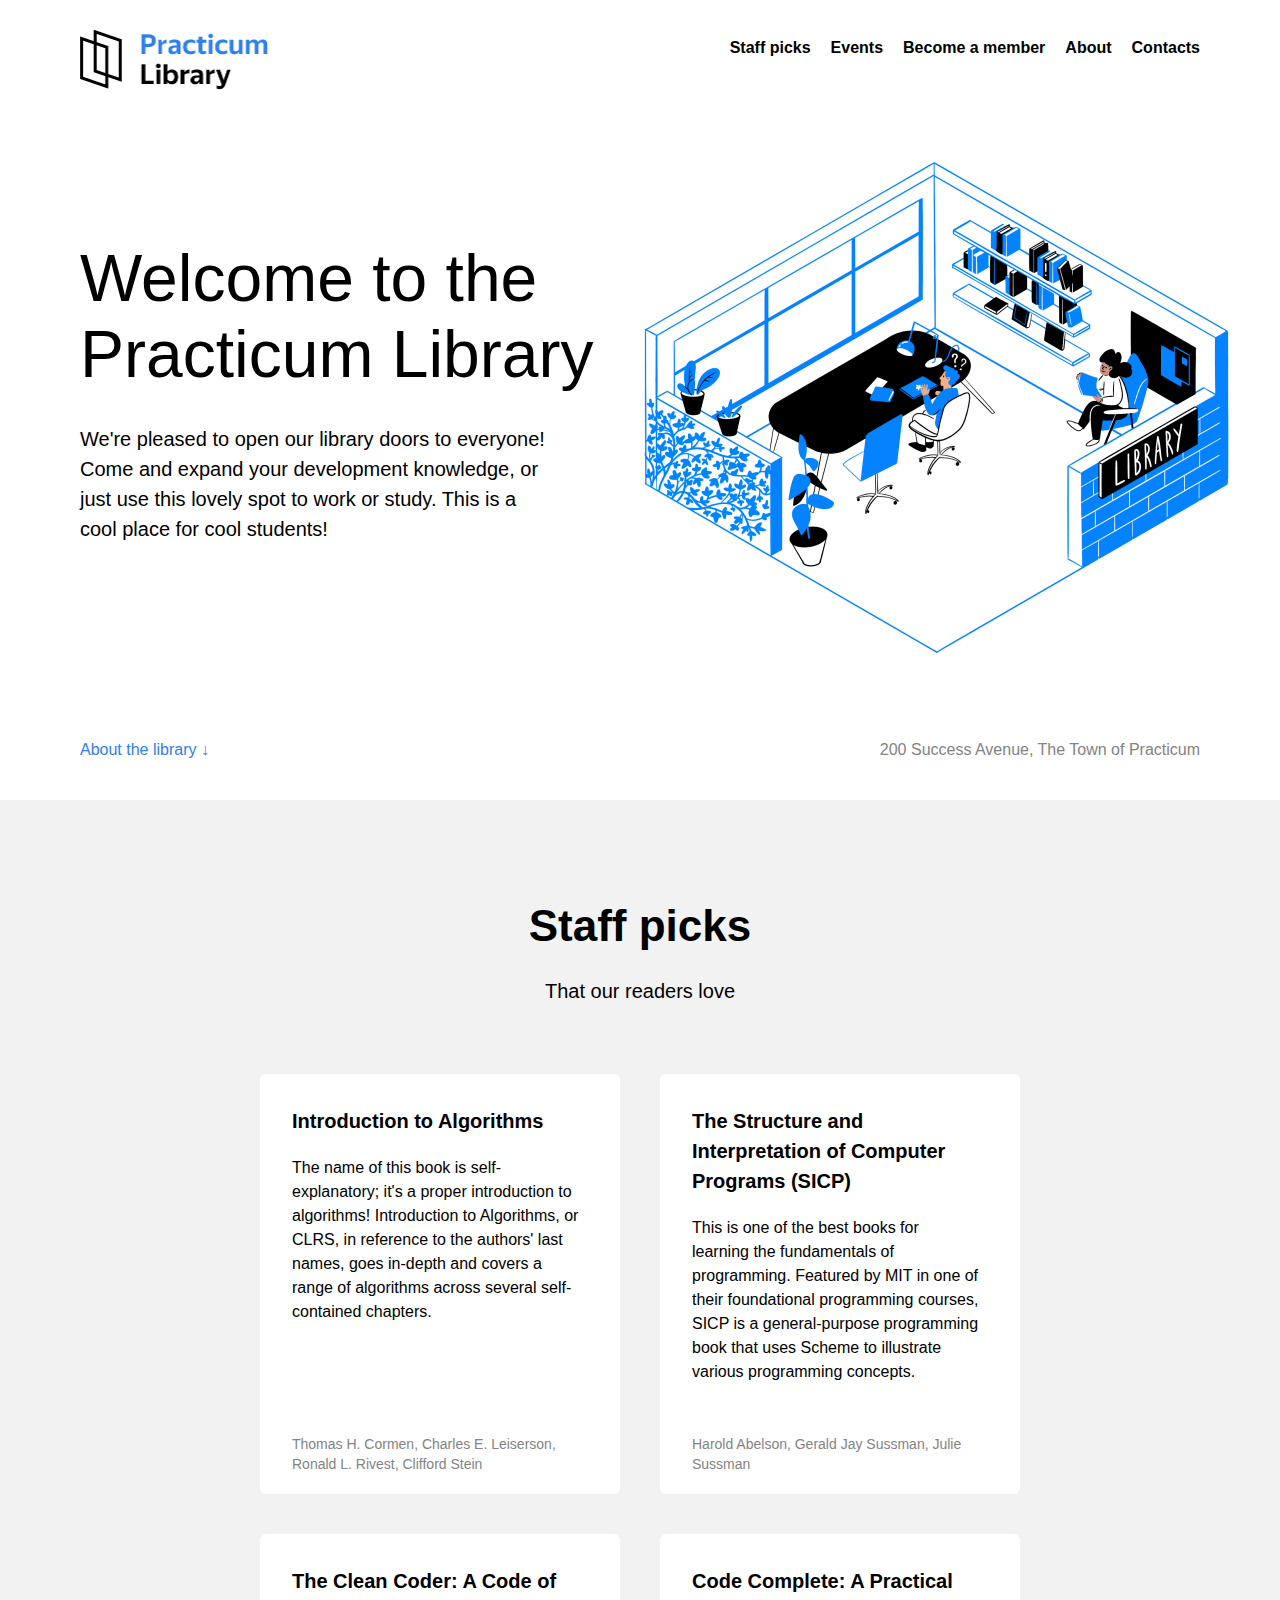
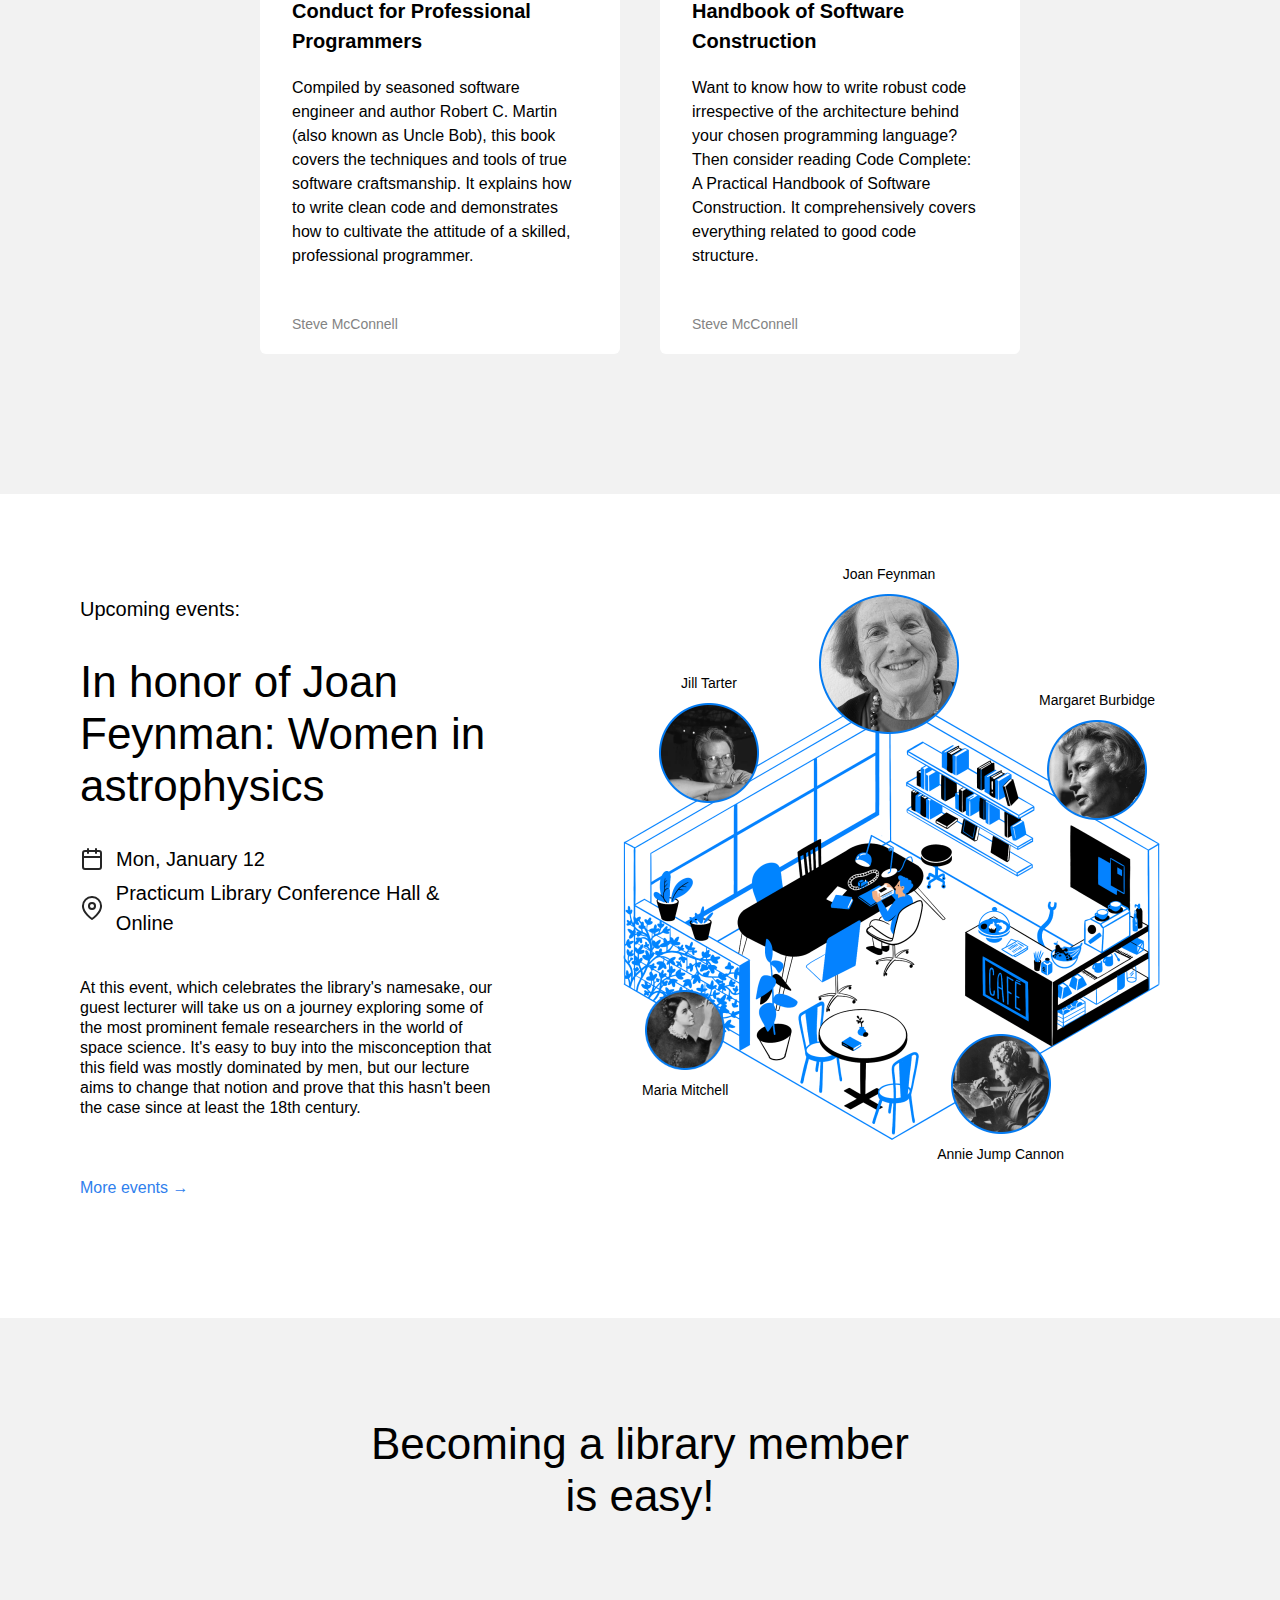
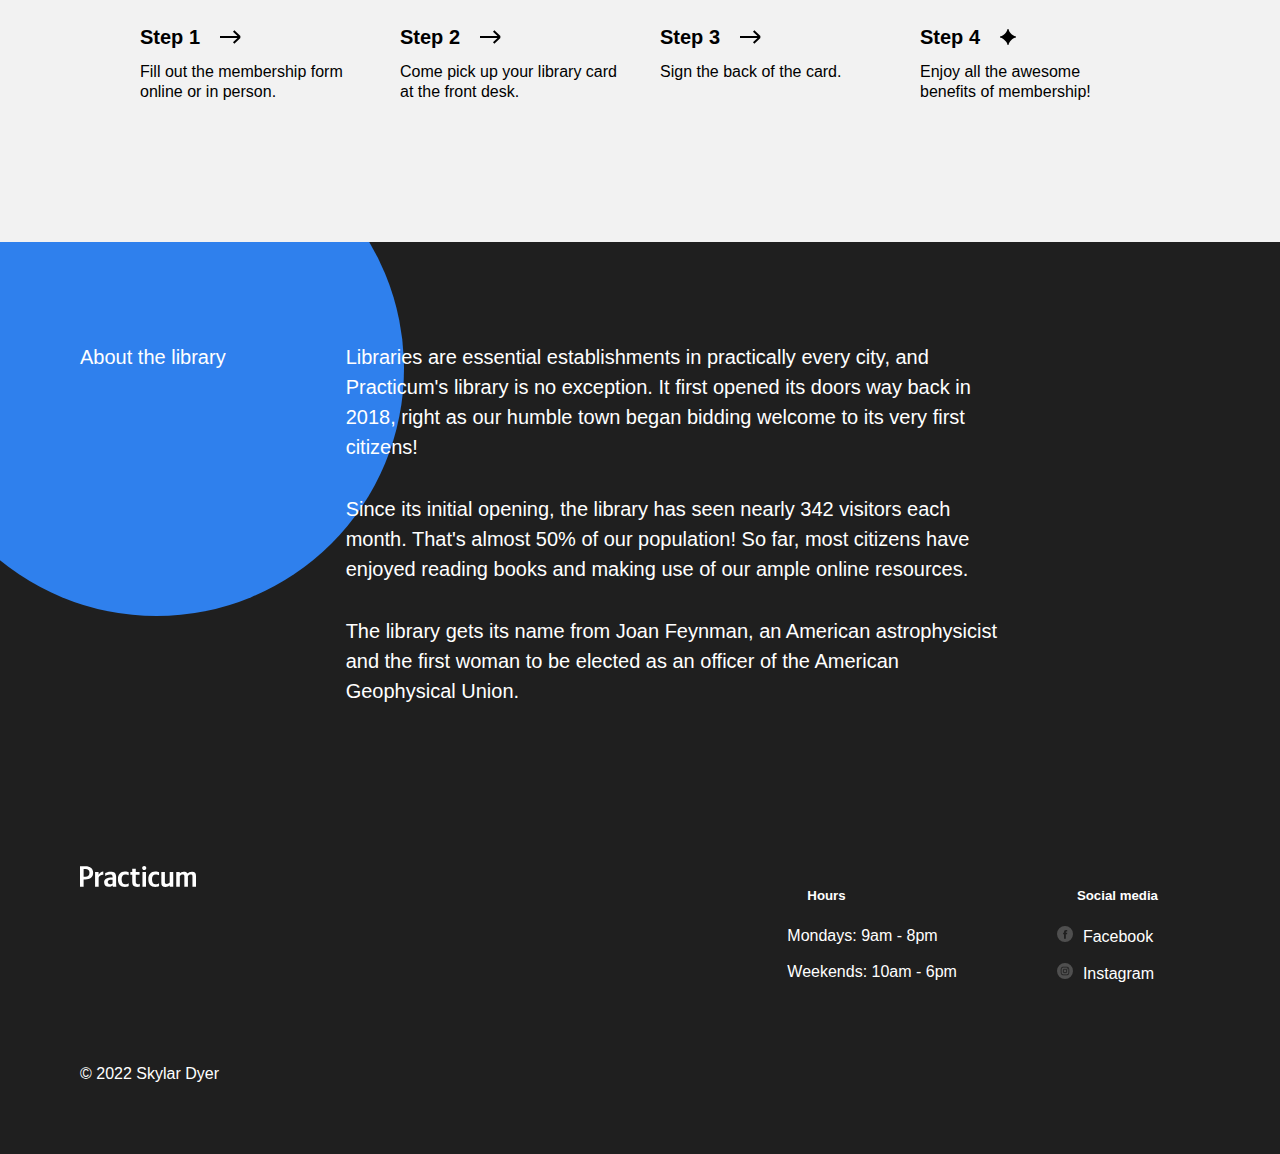
<file: index.html>
<!DOCTYPE html>
<html lang="en">
  <head>
    <meta charset="UTF-8" />
    <meta name="viewport" content="width=device-width, initial-scale=1.0" />
    <title>Practicum Library</title>
    <link rel="stylesheet" href="./styles/normalize.css" />
    <link rel="stylesheet" href="./styles/style.css" />
  </head>

  <body>
    <div class="page">
      <header class="header">
        <nav class="nav">
          <img
            src="./images/logo.png"
            alt="Practicum Library Logo"
            class="logo"
          />
          <ul class="nav__links">
            <li>
              <a class="nav__link" href="#staff-picks">Staff picks</a>
            </li>
            <li>
              <a class="nav__link" href="#events">Events</a>
            </li>
            <li>
              <a class="nav__link" href="#member">Become a member</a>
            </li>
            <li>
              <a class="nav__link" href="#about">About</a>
            </li>
            <li>
              <a class="nav__link" href="#contacts">Contacts</a>
            </li>
          </ul>
        </nav>
        <h1 class="header__title">Welcome to the Practicum Library</h1>
        <p class="header__description">
          We're pleased to open our library doors to everyone! Come and expand
          your development knowledge, or just use this lovely spot to work or
          study. This is a cool place for cool students!
        </p>
        <img
          src="./images/inside_the_library.png"
          alt="Illustration 'Inside the library'"
          class="header__image"
        />
        <div class="header__footer">
          <a class="header__link" href="#about">About the library &darr;</a>
          <p class="header__address">
            200 Success Avenue, The Town of Practicum
          </p>
        </div>
      </header>

      <main class="content">
        <section class="staff" id="staff-picks">
          <h2 class="staff__title">Staff picks</h2>
          <p class="staff__subtitle">That our readers love</p>
          <ul class="staff__cards">
            <li class="card">
              <div class="card__content">
                <h3 class="card__title">Introduction to Algorithms</h3>
                <p class="card__text">
                  The name of this book is self-explanatory; it's a proper
                  introduction to algorithms! Introduction to Algorithms, or
                  CLRS, in reference to the authors' last names, goes in-depth
                  and covers a range of algorithms across several self-contained
                  chapters.
                </p>
                <p class="card__footer">
                  Thomas H. Cormen, Charles E. Leiserson, Ronald L. Rivest,
                  Clifford Stein
                </p>
              </div>
            </li>

            <li class="card">
              <div class="card__content">
                <h3 class="card__title">
                  The Structure and Interpretation of Computer Programs (SICP)
                </h3>
                <p class="card__text">
                  This is one of the best books for learning the fundamentals of
                  programming. Featured by MIT in one of their foundational
                  programming courses, SICP is a general-purpose programming
                  book that uses Scheme to illustrate various programming
                  concepts.
                </p>
                <p class="card__footer">
                  Harold Abelson, Gerald Jay Sussman, Julie Sussman
                </p>
              </div>
            </li>

            <li class="card">
              <div class="card__content">
                <h3 class="card__title">
                  The Clean Coder: A Code of Conduct for Professional
                  Programmers
                </h3>
                <p class="card__text">
                  Compiled by seasoned software engineer and author Robert C.
                  Martin (also known as Uncle Bob), this book covers the
                  techniques and tools of true software craftsmanship. It
                  explains how to write clean code and demonstrates how to
                  cultivate the attitude of a skilled, professional programmer.
                </p>
                <p class="card__footer">Steve McConnell</p>
              </div>
            </li>

            <li class="card">
              <div class="card__content">
                <h3 class="card__title">
                  Code Complete: A Practical Handbook of Software Construction
                </h3>
                <p class="card__text">
                  Want to know how to write robust code irrespective of the
                  architecture behind your chosen programming language? Then
                  consider reading Code Complete: A Practical Handbook of
                  Software Construction. It comprehensively covers everything
                  related to good code structure.
                </p>
                <p class="card__footer">Steve McConnell</p>
              </div>
            </li>
          </ul>
        </section>

        <section class="events" id="events">
          <div class="events__content">
            <h2 class="events__heading">Upcoming events:</h2>
            <h3 class="events__title">
              In honor of Joan Feynman: Women in astrophysics
            </h3>
            <div class="event-info events__info-section">
              <div class="event-info__item">
                <div
                  class="event-info__icon event-info__icon_type_calendar"
                ></div>
                <p class="event-info__text">Mon, January 12</p>
              </div>
              <div class="event-info__item">
                <div class="event-info__icon event-info__icon_type_pin"></div>
                <p class="event-info__text">
                  Practicum Library Conference Hall & Online
                </p>
              </div>
            </div>
            <p class="events__description">
              At this event, which celebrates the library's namesake, our guest
              lecturer will take us on a journey exploring some of the most
              prominent female researchers in the world of space science. It's
              easy to buy into the misconception that this field was mostly
              dominated by men, but our lecture aims to change that notion and
              prove that this hasn't been the case since at least the 18th
              century.
            </p>
            <a href="#" class="events__more">More events &rarr;</a>
          </div>
          <div class="events__cover">
            <img src="images/cafe.png" alt="cafe" class="events__image" />
            <div class="person person_name_feynman">
              <p class="person__caption">Joan Feynman</p>
              <img
                src="images/person_feynman.png"
                alt="feynman_img"
                class="person__image person__image_size_l"
              />
            </div>
            <div class="person person_name_burbidge">
              <p class="person__caption">Margaret Burbidge</p>
              <img
                src="images/person_burbidge.png"
                alt="burbidge_img"
                class="person__image person__image_size_m"
              />
            </div>
            <div class="person person_name_cannon">
              <img
                src="images/person_cannon.png"
                alt="cannon_img"
                class="person__image person__image_size_m"
              />
              <p class="person__caption">Annie Jump Cannon</p>
            </div>
            <div class="person person_name_mitchell">
              <img
                src="images/person_mitchell.png"
                alt="mitchell_img"
                class="person__image person__image_size_s"
              />
              <p class="person__caption">Maria Mitchell</p>
            </div>
            <div class="person person_name_tarter">
              <p class="person__caption">Jill Tarter</p>
              <img
                src="images/person_tarter.png"
                alt="tarter_img"
                class="person__image person__image_size_m"
              />
            </div>
          </div>
        </section>

        <section class="membership" id="member">
          <h2 class="membership__title">Becoming a library member is easy!</h2>
          <ul class="membership__steps">
            <li class="step">
              <h3 class="step__title">
                Step 1
                <img
                  src="./images/icon_step_forward.svg"
                  alt="icon forward"
                  class="step__icon"
                />
              </h3>
              <p class="step__description">
                Fill out the membership form online or in person.
              </p>
            </li>
            <li class="step">
              <h3 class="step__title">
                Step 2
                <img
                  src="./images/icon_step_forward.svg"
                  alt="icon forward"
                  class="step__icon"
                />
              </h3>
              <p class="step__description">
                Come pick up your library card at the front desk.
              </p>
            </li>
            <li class="step">
              <h3 class="step__title">
                Step 3
                <img
                  src="./images/icon_step_forward.svg"
                  alt="icon forward"
                  class="step__icon"
                />
              </h3>
              <p class="step__description">Sign the back of the card.</p>
            </li>
            <li class="step">
              <h3 class="step__title">
                Step 4
                <img
                  src="./images/icon_step_finish.svg"
                  alt="icon finish"
                  class="step__icon"
                />
              </h3>
              <p class="step__description">
                Enjoy all the awesome benefits of membership!
              </p>
            </li>
          </ul>
        </section>
        <section class="about" id="about">
          <h2 class="about__title">About the library</h2>
          <div class="about__content">
            <p class="about__paragraph">
              Libraries are essential establishments in practically every city,
              and Practicum's library is no exception. It first opened its doors
              way back in 2018, right as our humble town began bidding welcome
              to its very first citizens!
            </p>
            <p class="about__paragraph">
              Since its initial opening, the library has seen nearly 342
              visitors each month. That's almost 50% of our population! So far,
              most citizens have enjoyed reading books and making use of our
              ample online resources.
            </p>
            <p class="about__paragraph">
              The library gets its name from Joan Feynman, an American
              astrophysicist and the first woman to be elected as an officer of
              the American Geophysical Union.
            </p>
          </div>
          <div class="about__circle"></div>
        </section>
      </main>
      <footer class="footer" id="contacts">
        <div class="footer__columns">
          <div class="footer__column">
            <img
              class="footer__logo"
              src="images/logo_practicum.svg"
              alt="logo"
            />
          </div>
          <div class="footer__column footer__column_content_hours">
            <h5 class="footer__column-heading">Hours</h5>
            <ul class="footer__list">
              <li class="footer__list-item">Mondays: 9am - 8pm</li>
              <li class="footer__list-item">Weekends: 10am - 6pm</li>
            </ul>
          </div>
          <div class="footer__column footer__column_content_social">
            <h5 class="footer__column-heading">Social media</h5>
            <ul class="footer__list">
              <li class="footer__list-item">
                <a class="footer__column-link" href="#">
                  <img
                    class="footer__social-icon"
                    src="images/facebook_white.svg"
                    alt="Facebook Logo"
                  />Facebook
                </a>
              </li>
              <li class="footer__list-item">
                <a class="footer__column-link" href="#">
                  <img
                    class="footer__social-icon"
                    src="images/instagram_white.svg"
                    alt="Instagram Logo"
                  />Instagram
                </a>
              </li>
            </ul>
          </div>
        </div>
        <p class="footer__copyright">© 2022 Skylar Dyer</p>
      </footer>
    </div>
  </body>
</html>
</file>
<file: styles/style.css>
.page {
  min-width: 1100px;
  max-width: 1600px;
  margin: auto;
  font-family: "Helvetica Neue", Arial, sans-serif;
  font-size: 16px;
  line-height: 20px;
}

.header {
  height: 100vh;
  min-height: 720px;
  max-height: 800px;
  padding-top: 30px;
  padding-left: 80px;
  padding-right: 80px;
  position: relative;
  box-sizing: border-box;
}

.nav {
  display: flex;
  justify-content: space-between;
  align-items: flex-start;
}

.logo {
  width: 196px;
  height: 60px;
}

.nav__links {
  list-style: none;
  padding-left: 0;
  margin-top: 8px;
  display: flex;
  align-items: end;
  column-gap: 20px;
}

.nav__link {
  color: #000000;
  text-decoration: none;
  font-weight: bold;
}

.nav__link:hover {
  color: #1f69c9;
}

.header__title {
  font-size: 66px;
  line-height: 76px;
  font-weight: 500;
  margin: 150px 0 0;
  max-width: 544px;
}

.header__description {
  font-size: 20px;
  line-height: 30px;
  margin: 32px 0 0;
  max-width: 465px;
}

.header__image {
  position: absolute;
  top: 135px;
  right: 20px;
  z-index: 1;
  max-width: 636px;
}

.header__footer {
  position: absolute;
  left: 0;
  bottom: 40px;
  width: 100%;
  display: flex;
  align-items: center;
  padding: 40px 80px 0;
  justify-content: space-between;
  box-sizing: border-box;
}

.header__link {
  color: #2f80ed;
  text-decoration: none;
}

.header__link:hover {
  color: #1f69c9;
}

.header__address {
  margin: 0;
  color: #838383;
}

.staff {
  padding-top: 100px;
  padding-bottom: 140px;
  background-color: #f2f2f2;
}

.staff__title {
  text-align: center;
  font-size: 44px;
  line-height: 52px;
  margin: 0 0 24px;
}

.staff__subtitle {
  text-align: center;
  font-size: 20px;
  line-height: 30px;
  font-weight: 400;
  margin: 24px 0 0;
}

.staff__cards {
  max-width: 760px;
  margin: 68px auto 0;
  padding: 0;
  display: flex;
  justify-content: center;
  flex-wrap: wrap;
  gap: 40px;
  list-style: none;
}

.card {
  background-color: #fff;
  border-radius: 6px;
  padding: 32px 40px 20px 32px;
  box-sizing: border-box;
  width: 360px;
  height: 420px;
}

.card__content {
  width: 100%;
  height: 100%;
  display: flex;
  flex-direction: column;
}

.card__title {
  font-size: 20px;
  line-height: 30px;
  font-weight: 700;
  margin: 0;
}

.card__text {
  margin: 20px 0 0;
  font-size: 16px;
  line-height: 24px;
}

.card__footer {
  margin: 0;
  font-size: 14px;
  line-height: 20px;
  color: #838383;
  margin-top: auto;
}

.events {
  padding: 100px 0 120px 80px;
  display: flex;
  align-items: start;
  justify-content: space-between;
  box-sizing: border-box;
}

.events__content {
  flex-basis: 580px;
}

.events__heading {
  font-size: 20px;
  font-weight: 500;
  line-height: 30px;
  margin: 0;
}

.events__title {
  font-size: 44px;
  font-weight: 500;
  line-height: 52px;
  margin: 32px 0;
}

.events__info-section {
  margin-top: 32px;
}

.event-info__item {
  display: flex;
  align-items: center;
  margin-bottom: 4px;
  font-weight: 500;
}

.event-info__icon {
  background-repeat: no-repeat;
  background-position: center;
  margin-right: 12px;
  width: 24px;
  height: 24px;
}

.event-info__icon_type_calendar {
  background-image: url(../images/icon_calendar.svg);
}

.event-info__icon_type_pin {
  background-image: url(../images/icon_pin.svg);
}

.event-info__text {
  font-size: 20px;
  font-weight: 500;
  line-height: 30px;
  margin: 0;
}

.events__description {
  margin: 40px 0 60px;
}

.events__more {
  margin-top: 60px;
  color: #2f80ed;
  text-decoration: none;
}

.events__more:hover {
  color: #1f69c9;
}

.events__cover {
  flex-grow: 1;
  flex-shrink: 0;
  flex-basis: 780px;
  max-width: 780px;
  position: relative;
}

.events__image {
  max-width: 100%;
}

.person {
  position: absolute;
  display: flex;
  align-items: center;
  flex-direction: column;
  gap: 10px;
}

.person_name_feynman {
  left: 319px;
  top: -30px;
}

.person_name_burbidge {
  top: 96px;
  right: 125px;
}

.person_name_cannon {
  right: 216px;
  bottom: 18px;
}

.person_name_mitchell {
  left: 142px;
  bottom: 82px;
}

.person_name_tarter {
  top: 79px;
  left: 159px;
}

.person__image {
  max-width: 100%;
}

.person__image_size_l {
  width: 140px;
}

.person__image_size_m {
  width: 100px;
}

.person__image_size_s {
  width: 80px;
}

.person__caption {
  text-align: center;
  font-size: 14px;
  margin: 0;
}

.membership {
  padding-top: 100px;
  padding-bottom: 140px;
  background-color: #f2f2f2;
}

.membership__title {
  max-width: 574px;
  margin: 0 auto;
  text-align: center;
  font-size: 44px;
  font-weight: 500;
  line-height: 52px;
}

.membership__steps {
  list-style-type: none;
  padding: 0;
  margin: 100px 0 0;
  display: flex;
  flex-basis: auto;
  justify-content: center;
  gap: 40px;
}

.step {
  flex-basis: 220px;
}

.step__title {
  margin: 0;
  font-size: 20px;
  line-height: 30px;
  font-weight: 700;
  display: flex;
  align-items: center;
}

.step__icon {
  margin-left: 20px;
}

.step__description {
  margin: 10px 0 0;
}

.about {
  padding: 100px 80px;
  background-color: #1f1f1f;
  color: #fff;
  display: flex;
  overflow: hidden;
  position: relative;
  box-sizing: border-box;
  z-index: 1;
}

.about__title {
  margin: 0;
  font-size: 20px;
  line-height: 30px;
  font-weight: 500;
  z-index: 1;
  max-width: 154px;
  position: relative;
}

.about__content {
  font-size: 20px;
  line-height: 30px;
  font-weight: 400;
  max-width: 660px;
  display: flex;
  flex-direction: column;
  position: relative;
  margin-left: 120px;
  gap: 32px;
  z-index: 1;
}

.about__paragraph {
  margin: 0;
}

.about__circle {
  background-color: #2f80ed;
  width: 495px;
  height: 495px;
  border-radius: 50%;
  position: absolute;
  z-index: 0;
  top: -121px;
  left: -91px;
}

.footer {
  box-sizing: border-box;
  background-color: #1f1f1f;
  color: #fff;
  padding: 60px 102px 70px 80px;
  min-height: 224px;
}

.footer__columns {
  display: flex;
}

.footer__column_content_hours {
  margin-left: auto;
}

.footer__column_content_social {
  margin-left: 100px;
}

.footer__logo {
  width: 116px;
  height: 21px;
}

.footer__list {
  list-style-type: none;
  padding: 0;
  margin: 0;
}

.footer__list-item {
  margin-bottom: 16px;
}

.footer__list-item:last-of-type {
  margin-bottom: 0;
}

.footer__column-heading {
  margin: 20px;
}

.footer__column-link {
  color: white;
  font-size: 16px;
  line-height: 20px;
  text-decoration: none;
}
.footer__column-link:hover {
  color: #c1c1c1;
}
.footer__social-icon {
  height: 16px;
  width: 16px;
  margin-right: 10px;
}

.footer__copyright {
  margin: 80px 0 0;
}
</file>
